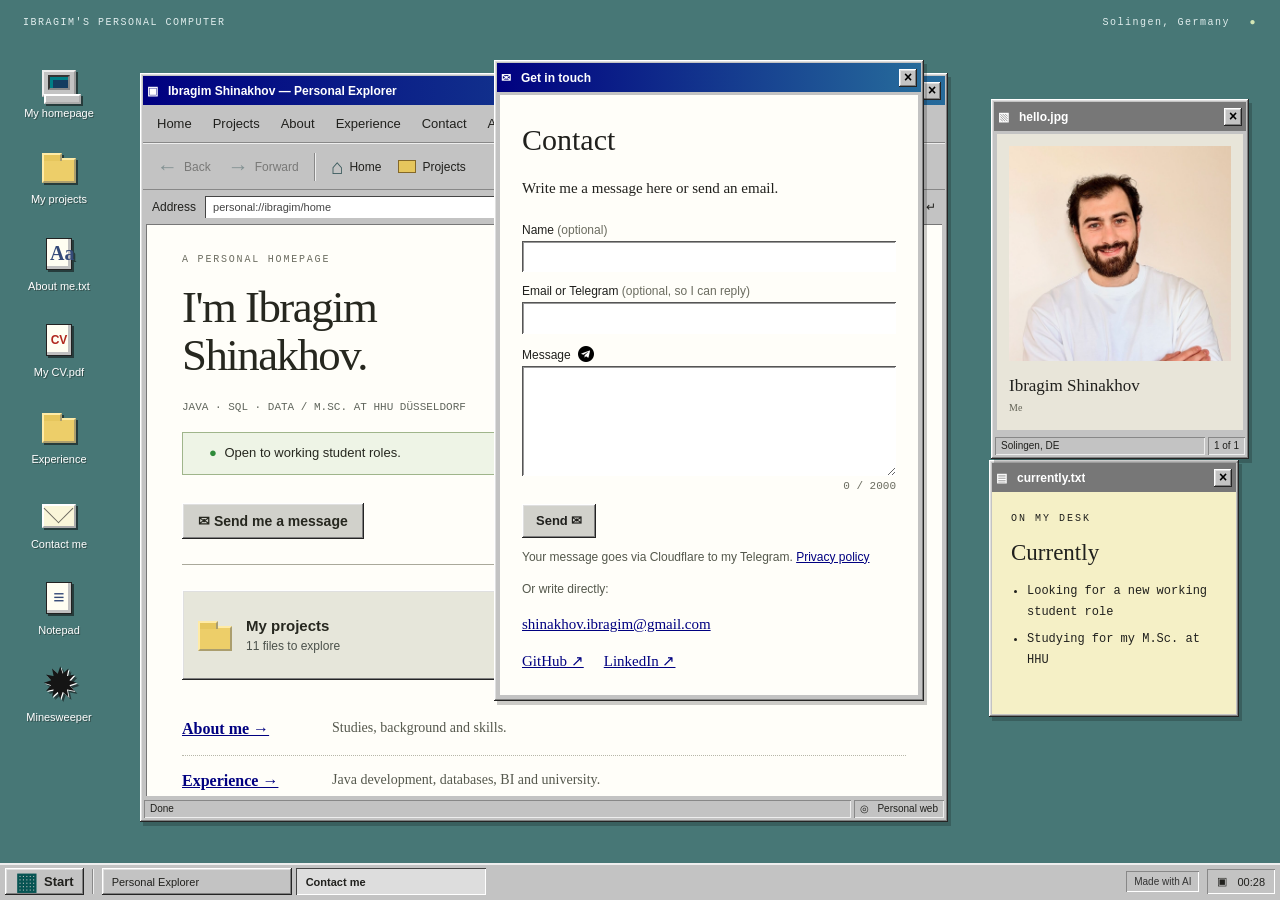
<file: index.html>
<!doctype html>
<html lang="en">
  <head>
    <meta charset="utf-8" />
    <meta name="viewport" content="width=device-width, initial-scale=1" />
    <title>Ibragim Shinakhov — Personal Desktop</title>
    <meta
      name="description"
      content="Portfolio of Ibragim Shinakhov, Computer Science master's student at HHU Düsseldorf: projects, experience and CV."
    />
    <link rel="stylesheet" href="style.css" />
    <link rel="stylesheet" href="explorer.css" />
    <script src="projects.js" defer></script>
    <script src="content.js" defer></script>
    <script src="main.js" defer></script>
    <script src="mines.js" defer></script>
  </head>
  <body>
    <a class="skip" href="#document">Skip to content</a>
    <div class="desktop-top">
      <span>IBRAGIM'S PERSONAL COMPUTER</span><span>Solingen, Germany <span class="online-dot">●</span></span>
    </div>
    <nav class="desktop-icons" aria-label="Desktop shortcuts">
      <button data-page="home">
        <span class="pixel-icon computer" aria-hidden="true"></span><span>My homepage</span>
      </button>
      <button data-open="projects">
        <span class="pixel-icon folder" aria-hidden="true"></span><span>My projects</span>
      </button>
      <button data-page="about">
        <span class="pixel-icon file" aria-hidden="true">Aa</span><span>About me.txt</span>
      </button>
      <button data-open="cv">
        <span class="pixel-icon file pdf-icon" aria-hidden="true">CV</span><span>My CV.pdf</span>
      </button>
      <button data-page="experience">
        <span class="pixel-icon folder" aria-hidden="true"></span><span>Experience</span>
      </button>
      <button data-open="contact">
        <span class="pixel-icon mail" aria-hidden="true"></span><span>Contact me</span>
      </button>
      <button data-open="notepad">
        <span class="pixel-icon file" aria-hidden="true">≡</span><span>Notepad</span>
      </button>
      <button data-open="mines">
        <span class="pixel-icon mine-icon" aria-hidden="true">✹</span><span>Minesweeper</span>
      </button>
    </nav>
    <main id="desktop">
      <section class="window browser-window" id="browser-window" aria-label="Personal website browser">
        <header class="titlebar">
          <span>▣ &nbsp; <span id="window-title">Ibragim Shinakhov</span> — Personal Explorer</span>
          <div class="window-controls">
            <button data-minimize="browser" aria-label="Minimize browser">_</button
            ><button data-maximize="browser" aria-label="Maximize browser">□</button
            ><button data-close="browser" aria-label="Close browser">×</button>
          </div>
        </header>
        <nav class="menubar" aria-label="Website navigation">
          <button data-page="home">Home</button><button data-open="projects">Projects</button
          ><button data-page="about">About</button><button data-page="experience">Experience</button
          ><button data-open="contact">Contact</button><button id="theme-toggle">Appearance</button>
        </nav>
        <div class="toolbar">
          <button id="back" disabled><b>←</b> Back</button
          ><button id="forward" disabled><b>→</b> Forward</button><span class="divider"></span
          ><button data-page="home"><b>⌂</b> Home</button
          ><button data-open="projects"><span class="tiny-folder"></span> Projects</button>
        </div>
        <div class="addressbar">
          <span>Address</span>
          <div class="address" id="address">personal://ibragim/home</div>
          <span aria-hidden="true">↵</span>
        </div>
        <article class="document" id="document" tabindex="-1"></article>
        <footer class="statusbar">
          <span id="status" aria-live="polite">Done</span><span>◎ &nbsp; Personal web</span>
        </footer>
      </section>
      <section class="window profile-window" id="profile-window" aria-label="Profile photograph">
        <header class="titlebar">
          <span>▧ &nbsp; hello.jpg</span>
          <div class="window-controls">
            <button data-close="profile" aria-label="Close photo">×</button>
          </div>
        </header>
        <div class="photo-mat">
          <img src="images/me.jpeg" alt="Ibragim Shinakhov" />
          <div class="photo-caption">Ibragim Shinakhov<br /><span>Me</span></div>
        </div>
        <footer class="statusbar"><span>Solingen, DE</span><span>1 of 1</span></footer>
      </section>
      <section class="window note-window" id="note-window" aria-label="Currently">
        <header class="titlebar">
          <span>▤ &nbsp; currently.txt</span>
          <div class="window-controls">
            <button data-close="note" aria-label="Close current note">×</button>
          </div>
        </header>
        <div class="sticky">
          <p>ON MY DESK</p>
          <h2>Currently</h2>
          <ul>
            <li>Looking for a new working student role</li>
            <li>Studying for my M.Sc. at HHU</li>
          </ul>
        </div>
      </section>
      <section class="window floating-window" id="contact-window" aria-label="Contact" hidden>
        <header class="titlebar">
          <span>✉ &nbsp; Get in touch</span>
          <div class="window-controls">
            <button data-close="contact" aria-label="Close contact">×</button>
          </div>
        </header>
        <div class="dialog-body">
          <h2>Contact</h2>
          <p>Write me a message here or send an email.</p>
          <form id="contact-form" class="contact-form" novalidate>
            <fieldset>
              <legend class="visually-hidden">Send me a message</legend>
              <label for="contact-name">Name <span class="optional">(optional)</span></label>
              <input id="contact-name" name="name" type="text" maxlength="80" autocomplete="name" />
              <label for="contact-reply"
                >Email or Telegram <span class="optional">(optional, so I can reply)</span></label
              >
              <input
                id="contact-reply"
                name="email"
                type="text"
                inputmode="email"
                maxlength="120"
                autocomplete="email"
                autocapitalize="off"
                spellcheck="false"
              />
              <label for="contact-message"
                >Message
                <img
                  class="telegram-icon"
                  src="images/telegram-icon.png"
                  alt="(via Telegram)"
                  title="Goes to my Telegram"
                  width="16"
                  height="16"
              /></label>
              <textarea id="contact-message" name="message" maxlength="2000" rows="5" required></textarea>
              <span class="contact-counter" id="contact-counter" aria-hidden="true">0 / 2000</span>
              <!-- Honeypot: invisible for people, bots fill it in. Must stay empty. -->
              <div class="contact-trap" aria-hidden="true">
                <label for="contact-website">Website</label>
                <input id="contact-website" name="website" type="text" tabindex="-1" autocomplete="off" />
              </div>
              <div class="contact-actions">
                <button type="submit" class="retro-button">Send ✉</button>
                <span id="contact-status" role="status" aria-live="polite"></span>
              </div>
            </fieldset>
            <p class="contact-privacy">
              Your message goes via Cloudflare to my Telegram.
              <a href="#privacy" data-open="privacy">Privacy policy</a>
            </p>
          </form>
          <p class="contact-or">Or write directly:</p>
          <p><a href="mailto:shinakhov.ibragim@gmail.com">shinakhov.ibragim@gmail.com</a></p>
          <div class="contact-links">
            <a href="https://github.com/shinahov" target="_blank" rel="noopener noreferrer">GitHub ↗</a
            ><a
              href="https://www.linkedin.com/in/ibragim-shinakhov-8214a7273/"
              target="_blank"
              rel="noopener noreferrer"
              >LinkedIn ↗</a
            >
          </div>
        </div>
      </section>
      <section
        class="window floating-window privacy-window"
        id="privacy-window"
        aria-label="Datenschutzerklärung"
        hidden
      >
        <header class="titlebar">
          <span>§ &nbsp; Datenschutz.txt</span>
          <div class="window-controls">
            <button data-close="privacy" aria-label="Datenschutz schließen">×</button>
          </div>
        </header>
        <div class="dialog-body privacy-body" lang="de" tabindex="-1">
          <h2>Datenschutz</h2>
          <p class="privacy-lead">Kurz und ehrlich: was mit Ihren Daten auf dieser Seite passiert.</p>

          <h3>1. Wer ist verantwortlich?</h3>
          <p>
            Ibragim Shinakhov<br />
            E-Mail: <a href="mailto:shinakhov.ibragim@gmail.com">shinakhov.ibragim@gmail.com</a>
          </p>

          <h3>2. Diese Website</h3>
          <p>
            Die Seite liegt bei GitHub Pages (GitHub, Inc., USA). Damit die Seite angezeigt werden kann,
            verarbeitet GitHub technische Daten wie Ihre IP-Adresse und den Zeitpunkt des Aufrufs (Art. 6 Abs.
            1 lit. f DSGVO). Diese Website setzt keine Cookies und nutzt keine Analyse- oder Tracking-Dienste.
            Notizblock, Farbschema und Minesweeper-Bestzeit bleiben nur in Ihrem eigenen Browser.
          </p>

          <h3>3. Kontaktformular</h3>
          <p>
            Wenn Sie mir über das Formular schreiben, wird Ihre Nachricht übertragen – und, nur wenn Sie es
            angeben, Ihr Name und Ihre E-Mail-Adresse oder Ihr Telegram-Name. Der Weg: Ihr Browser → ein
            Dienst von Cloudflare, Inc. (USA) → Telegram → mein Telegram-Konto. Cloudflare und Telegram sitzen
            außerhalb der EU; Telegram speichert den Chat auf seinen Servern.
          </p>
          <p>
            Ich nutze Ihre Angaben nur, um Ihre Nachricht zu lesen und zu beantworten. Ich gebe sie nicht
            weiter und lösche die Nachricht spätestens 6 Monate, nachdem Ihre Anfrage erledigt ist.
            Rechtsgrundlage ist Art. 6 Abs. 1 lit. f DSGVO (Ihre Anfrage beantworten), bei Anfragen zu einer
            möglichen Zusammenarbeit oder Stelle Art. 6 Abs. 1 lit. b DSGVO.
          </p>

          <h3>4. Sicherheit</h3>
          <p>
            Die Übertragung ist verschlüsselt (HTTPS), und der Zugang zu meinem Telegram-Bot liegt geschützt
            bei Cloudflare. Trotzdem kann bei einer Übertragung über das Internet niemand eine vollständige
            Sicherheit garantieren. Bitte senden Sie über das Formular deshalb keine sensiblen Daten wie
            Passwörter, Gesundheits- oder Bankdaten. Wenn Sie das Formular nicht nutzen möchten, schreiben Sie
            mir einfach eine E-Mail.
          </p>

          <h3>5. Ihre Rechte</h3>
          <p>
            Sie können jederzeit Auskunft über Ihre Daten verlangen und deren Berichtigung, Löschung oder
            Einschränkung verlangen, der Verarbeitung widersprechen und Ihre Daten übertragen lassen (Art.
            15–21 DSGVO). Eine E-Mail an mich genügt. Außerdem können Sie sich bei einer
            Datenschutz-Aufsichtsbehörde beschweren, z. B. bei der Landesbeauftragten für Datenschutz und
            Informationsfreiheit Nordrhein-Westfalen.
          </p>
          <p class="privacy-date">Stand: Oktober 2026</p>
        </div>
      </section>
      <section class="window folder-window" id="projects-window" aria-label="My projects folder" hidden>
        <header class="titlebar">
          <span>▰ &nbsp; My projects</span>
          <div class="window-controls">
            <button data-minimize="projects" aria-label="Minimize projects">_</button
            ><button data-maximize="projects" aria-label="Maximize projects">□</button
            ><button data-close="projects" aria-label="Close projects">×</button>
          </div>
        </header>
        <div class="folder-toolbar">
          <span class="tiny-folder" aria-hidden="true"></span><span>My projects</span
          ><label for="project-filter"
            >Show
            <select id="project-filter">
              <option value="all">All files</option>
              <option value="python">Python</option>
              <option value="java">Java</option>
              <option value="c++">C++ / Embedded</option>
              <option value="formal">Formal methods</option>
              <option value="web">Web</option>
              <option value="bioinformatics">Bioinformatics</option>
            </select></label
          >
        </div>
        <div class="addressbar">
          <span>Address</span>
          <div class="address">C:\Ibragim\My projects</div>
        </div>
        <div class="folder-body">
          <p class="folder-hint">Pick a file to open its screenshots, story and source code.</p>
          <div class="project-files" id="project-files"></div>
        </div>
        <footer class="statusbar">
          <span id="folder-count" role="status"></span><span>Single click to open</span>
        </footer>
      </section>
      <section class="window project-window" id="project-window" aria-label="Project viewer" hidden>
        <header class="titlebar">
          <span id="project-title">Project viewer</span>
          <div class="window-controls">
            <button data-minimize="project" aria-label="Minimize project">_</button
            ><button data-maximize="project" aria-label="Maximize project">□</button
            ><button data-close="project" aria-label="Close project">×</button>
          </div>
        </header>
        <div class="folder-toolbar">
          <button class="retro-button" data-close="project">← Back to folder</button
          ><span>Project preview</span>
        </div>
        <article class="project-content" id="project-content" tabindex="-1"></article>
      </section>
      <section class="window cv-window" id="cv-window" aria-label="My CV" hidden>
        <header class="titlebar">
          <span>▤ &nbsp; My CV.pdf — Document viewer</span>
          <div class="window-controls">
            <button data-minimize="cv" aria-label="Minimize CV">_</button
            ><button data-maximize="cv" aria-label="Maximize CV">□</button
            ><button data-close="cv" aria-label="Close CV">×</button>
          </div>
        </header>
        <div class="folder-toolbar">
          <a class="retro-button" href="cv/Ibragim_Shinakhov_CV.pdf" target="_blank" rel="noopener"
            >Open in new tab ↗</a
          ><a class="retro-button" href="cv/Ibragim_Shinakhov_CV.pdf" download="Ibragim_Shinakhov_CV.pdf"
            >Download PDF ↓</a
          ><span class="cv-hint">Curriculum vitae · 2 pages</span>
        </div>
        <div class="cv-body" id="cv-body">
          <p class="cv-fallback">
            <strong>My CV (PDF, 2 pages)</strong><br /><a
              href="cv/Ibragim_Shinakhov_CV.pdf"
              target="_blank"
              rel="noopener"
              >Open my CV ↗</a
            >
          </p>
        </div>
      </section>
      <section class="window floating-window" id="notepad-window" aria-label="Personal notepad" hidden>
        <header class="titlebar">
          <span>▤ &nbsp; Untitled — Notepad</span>
          <div class="window-controls">
            <button data-close="notepad" aria-label="Close notepad">×</button>
          </div>
        </header>
        <label class="notepad-label" for="notepad"
          >A little space for your thoughts. Saved only in this browser.</label
        ><textarea id="notepad" placeholder="What's on your mind?" spellcheck="true"></textarea>
        <footer class="statusbar">
          <span id="save-status" aria-live="polite">Ready</span
          ><button id="download-note">Save as .txt</button>
        </footer>
      </section>
      <section
        class="window floating-window mines-window"
        id="mines-window"
        aria-label="Minesweeper game"
        hidden
      >
        <header class="titlebar">
          <span>✹ &nbsp; Minesweeper</span>
          <div class="window-controls">
            <button data-minimize="mines" aria-label="Minimize Minesweeper">_</button
            ><button data-close="mines" aria-label="Close Minesweeper">×</button>
          </div>
        </header>
        <div class="mines-body">
          <div class="mines-dashboard">
            <output id="mine-count" aria-label="Mines minus flags">010</output
            ><button id="new-game" aria-label="New game" title="Start a new game">☺</button
            ><output id="mine-time" aria-label="Elapsed seconds">000</output>
          </div>
          <div
            class="mine-board"
            id="mine-board"
            role="group"
            aria-label="Minefield, 8 rows by 8 columns"
          ></div>
          <div class="mine-options">
            <button id="flag-mode" aria-pressed="false">⚑ Flag mode: off</button
            ><span id="mine-best">Best: —</span>
          </div>
          <p id="mine-message" role="status">Find the 10 mines. Your first move is safe.</p>
          <p class="mine-help">
            Click to reveal. Right-click to flag, or use Flag mode on touch screens. Arrow keys move; F places
            a flag.
          </p>
        </div>
      </section>
    </main>
    <nav id="start-menu" aria-label="Start menu" hidden>
      <div class="start-brand">Ibragim <strong>98</strong></div>
      <div>
        <strong class="start-heading">Welcome to my desktop</strong
        ><button data-page="home">▣ &nbsp; My homepage</button
        ><button data-open="projects">▰ &nbsp; My projects</button
        ><button data-page="about">▤ &nbsp; About me</button><button data-open="cv">▤ &nbsp; My CV</button
        ><button data-page="experience">▰ &nbsp; Experience</button>
        <hr />
        <button data-open="notepad">▤ &nbsp; Notepad</button
        ><button data-open="contact">✉ &nbsp; Contact me</button
        ><button data-open="privacy">§ &nbsp; Datenschutz</button
        ><button data-open="mines">✹ &nbsp; Minesweeper</button
        ><button id="reset-desktop">↺ &nbsp; Reset desktop</button>
      </div>
    </nav>
    <footer class="taskbar">
      <button id="start" aria-expanded="false" aria-controls="start-menu">
        <span class="start-logo" aria-hidden="true">▦</span> Start</button
      ><span class="task-divider"></span>
      <div id="tasks"></div>
      <span class="ai-note" title="This website was created with the help of AI tools (Claude and Codex)."
        >Made with AI</span
      ><span class="system-tray"><span aria-hidden="true">▣</span><time id="clock"></time></span>
    </footer>
    <noscript
      ><div class="no-script">
        This desktop needs JavaScript. You can also visit
        <a href="classic/index.html">my previous portfolio</a> or
        <a href="https://github.com/shinahov">my GitHub</a>, or email me at
        <a href="mailto:shinakhov.ibragim@gmail.com">shinakhov.ibragim@gmail.com</a>.
      </div></noscript
    >
  </body>
</html>
</file>
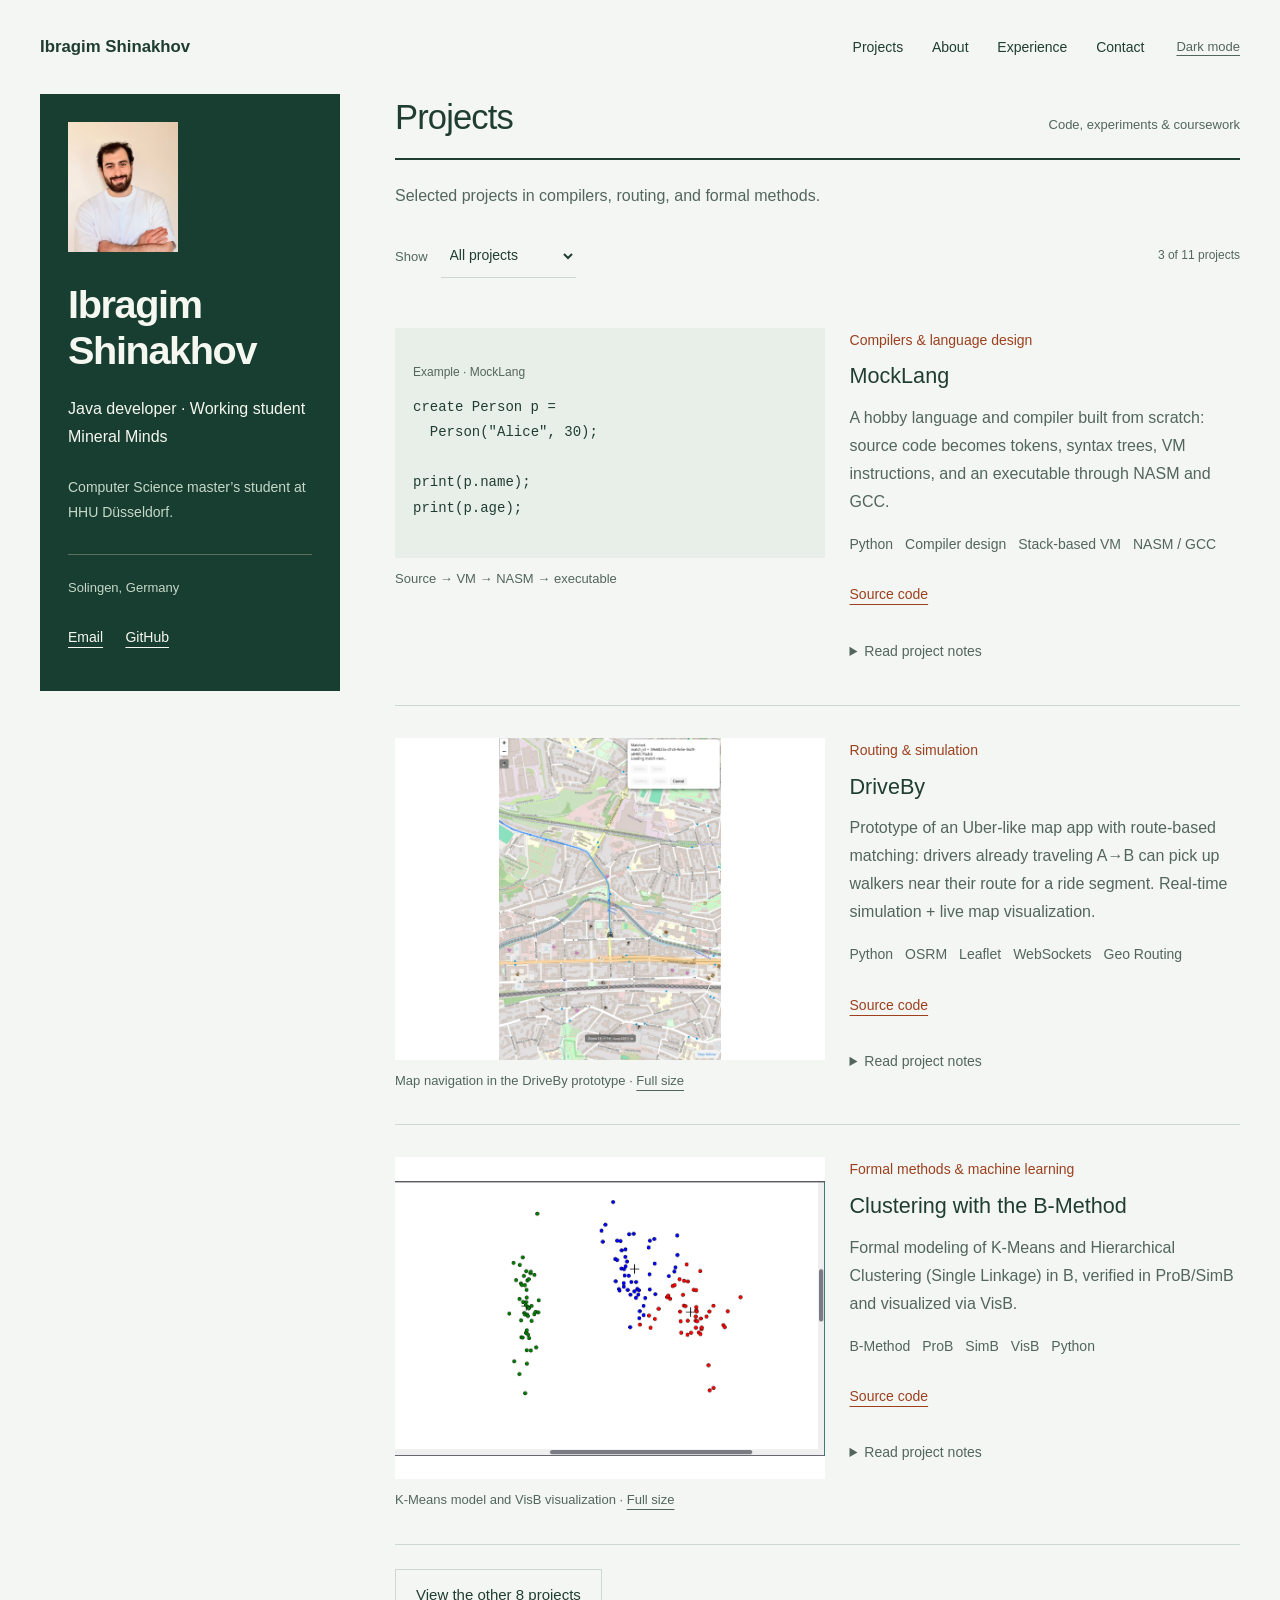
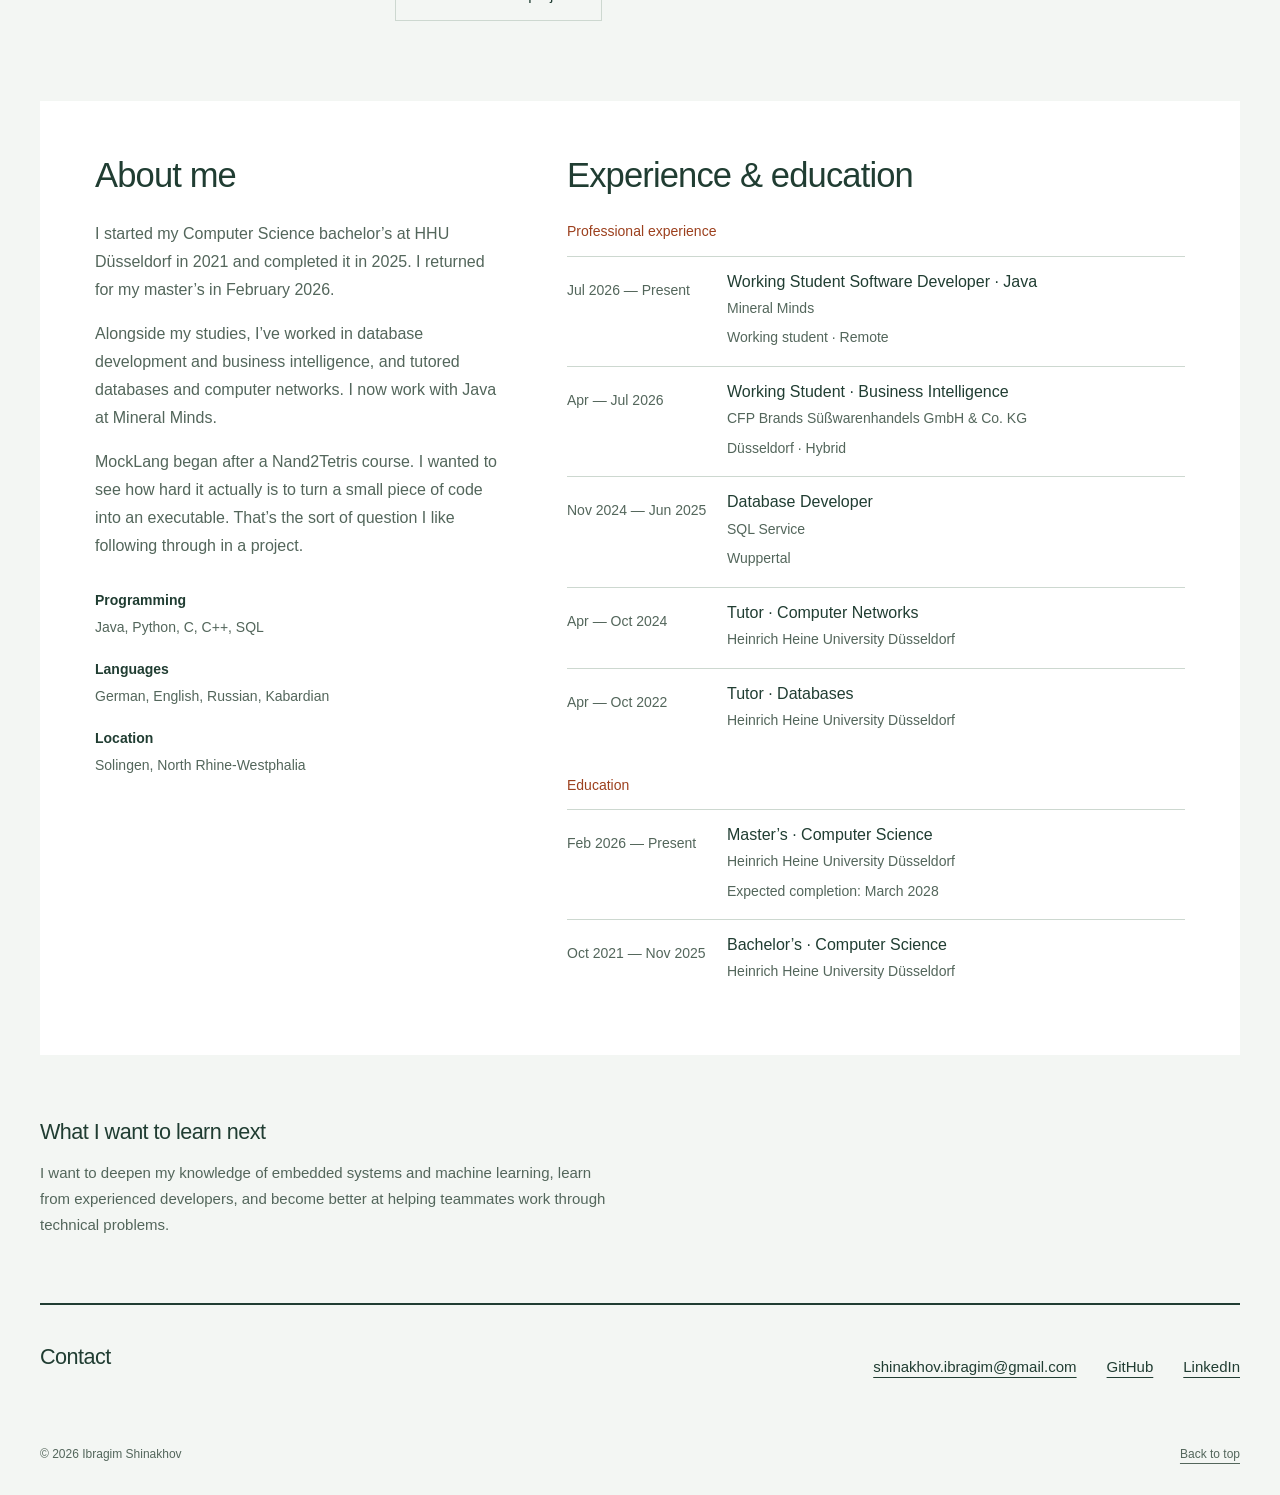
<file: classic/index.html>
<!doctype html>
<html lang="en">
<head>
    <meta name="robots" content="noindex" />
  <meta charset="utf-8">
  <meta name="viewport" content="width=device-width, initial-scale=1">
  <meta name="color-scheme" content="light dark">
  <title>Ibragim Shinakhov — Software Developer</title>
  <meta name="description" content="Java working student at Mineral Minds and Computer Science master’s student at HHU Düsseldorf. Software projects, source code, and experience.">
  <meta property="og:title" content="Ibragim Shinakhov — Software Developer">
  <meta property="og:description" content="Projects in compilers, routing, machine learning, and formal methods. Java developer at Mineral Minds; master’s student at HHU Düsseldorf.">
  <meta property="og:type" content="website">
  <link rel="stylesheet" href="style.css">
  <script src="main.js" defer></script>
</head>
<body>
  <a class="skip-link" href="#main">Skip to content</a>
  <header class="masthead wrap" id="home">
    <a class="wordmark" href="#home">Ibragim Shinakhov</a>
    <nav class="main-nav" aria-label="Main navigation">
      <a href="#projects">Projects</a><a href="#about">About</a><a href="#experience">Experience</a><a href="#contact">Contact</a>

    </nav>
      <button class="theme-toggle" id="themeToggle" type="button" aria-label="Switch to dark theme">Dark mode</button>
  </header>
  <main class="wrap" id="main">
    <div class="portfolio-layout">
      <aside class="profile" aria-labelledby="intro-title">
        <img class="profile-photo" src="../images/me.jpeg" width="110" height="130" alt="Ibragim Shinakhov" fetchpriority="high">
        <h1 id="intro-title">Ibragim<br>Shinakhov</h1>
        <p class="profile-role">Java developer · Working student<br>Mineral Minds</p>
        <p class="profile-study">Computer Science master’s student at HHU Düsseldorf.</p>
        <p class="profile-location">Solingen, Germany</p>
        <div class="profile-links"><a href="mailto:shinakhov.ibragim@gmail.com">Email</a><a href="https://github.com/shinahov" target="_blank" rel="noopener noreferrer">GitHub</a></div>
      </aside>
      <section class="work" id="projects" aria-labelledby="projects-title">
        <div class="work-heading"><h2 id="projects-title">Projects</h2><p>Code, experiments &amp; coursework</p></div>
        <p class="work-intro">Selected projects in compilers, routing, and formal methods.</p>
        <div class="project-toolbar">
          <label class="filter-label" for="projectFilter">Show <select id="projectFilter"><option value="all">All projects</option><option value="python">Python</option><option value="java">Java</option><option value="c++">C++ / Embedded</option><option value="formal">Formal methods</option><option value="web">Web</option><option value="bioinformatics">Bioinformatics</option></select></label>
          <p class="project-count" id="projectCount" aria-live="polite"></p>
        </div>
        <div class="project-grid" id="projectGrid"><noscript>Find all my projects on <a href="https://github.com/shinahov?tab=repositories">GitHub</a>. Enable JavaScript for notes and filtering.</noscript></div>
        <button class="more-projects" id="moreProjects" type="button" aria-expanded="false" aria-controls="projectGrid">Show all 11 projects</button>
      </section>
    </div>
    <div class="background">
      <section class="about-copy" id="about" aria-labelledby="about-title">
        <h2 id="about-title">About me</h2>
        <p>I started my Computer Science bachelor’s at HHU Düsseldorf in 2021 and completed it in 2025. I returned for my master’s in February 2026.</p>
        <p>Alongside my studies, I’ve worked in database development and business intelligence, and tutored databases and computer networks. I now work with Java at Mineral Minds.</p>
        <p>MockLang began after a Nand2Tetris course. I wanted to see how hard it actually is to turn a small piece of code into an executable. That’s the sort of question I like following through in a project.</p>
        <dl class="facts"><div><dt>Programming</dt><dd>Java, Python, C, C++, SQL</dd></div><div><dt>Languages</dt><dd>German, English, Russian, Kabardian</dd></div><div><dt>Location</dt><dd>Solingen, North Rhine-Westphalia</dd></div></dl>
      </section>
      <section class="experience" id="experience" aria-labelledby="experience-title"><h2 id="experience-title">Experience &amp; education</h2><div id="experience-content">
        <h3 class="timeline-group-title">Professional experience</h3>
        <article class="timeline-item"><p class="timeline-date">Jul 2026 — Present</p><div><h3>Working Student Software Developer · Java</h3><p class="organization">Mineral Minds</p><p>Working student · Remote</p></div></article>
        <article class="timeline-item"><p class="timeline-date">Apr — Jul 2026</p><div><h3>Working Student · Business Intelligence</h3><p class="organization">CFP Brands Süßwarenhandels GmbH &amp; Co. KG</p><p>Düsseldorf · Hybrid</p></div></article>
        <article class="timeline-item"><p class="timeline-date">Nov 2024 — Jun 2025</p><div><h3>Database Developer</h3><p class="organization">SQL Service</p><p>Wuppertal</p></div></article>
        <article class="timeline-item"><p class="timeline-date">Apr — Oct 2024</p><div><h3>Tutor · Computer Networks</h3><p class="organization">Heinrich Heine University Düsseldorf</p></div></article>
        <article class="timeline-item"><p class="timeline-date">Apr — Oct 2022</p><div><h3>Tutor · Databases</h3><p class="organization">Heinrich Heine University Düsseldorf</p></div></article>
        <h3 class="timeline-group-title">Education</h3>
        <article class="timeline-item"><p class="timeline-date">Feb 2026 — Present</p><div><h3>Master’s · Computer Science</h3><p class="organization">Heinrich Heine University Düsseldorf</p><p>Expected completion: March 2028</p></div></article>
        <article class="timeline-item"><p class="timeline-date">Oct 2021 — Nov 2025</p><div><h3>Bachelor’s · Computer Science</h3><p class="organization">Heinrich Heine University Düsseldorf</p></div></article>
      </div></section>
    </div>
    <section class="goals" id="goals" aria-labelledby="goals-title"><h2 id="goals-title">What I want to learn next</h2><p>I want to deepen my knowledge of embedded systems and machine learning, learn from experienced developers, and become better at helping teammates work through technical problems.</p></section>
    <section class="contact" id="contact" aria-labelledby="contact-title"><h2 id="contact-title">Contact</h2><div class="contact-links"><a href="mailto:shinakhov.ibragim@gmail.com">shinakhov.ibragim@gmail.com</a><a href="https://github.com/shinahov" target="_blank" rel="noopener noreferrer">GitHub</a><a href="https://www.linkedin.com/in/ibragim-shinakhov-8214a7273/" target="_blank" rel="noopener noreferrer">LinkedIn</a></div></section>
  </main>
  <footer class="site-footer wrap"><span>© <span id="year">2026</span> Ibragim Shinakhov</span><a href="#home">Back to top</a></footer>
</body>
</html>
</file>
<file: style.css>
:root {
  --desktop: #477776;
  --face: #c3c3c3;
  --navy: #000080;
  --ink: #20201d;
  --paper: #fffef9;
  --edge: inset -1px -1px #242424, inset 1px 1px #fff, inset -2px -2px #808080, inset 2px 2px #dfdfdf;
}
* {
  box-sizing: border-box;
}
body {
  margin: 0;
  background: var(--desktop);
  color: var(--ink);
  font:
    12px Tahoma,
    Arial,
    sans-serif;
  min-height: 100vh;
  overflow: hidden;
}
button,
input,
select,
textarea {
  font: inherit;
  color: inherit;
}
button {
  cursor: pointer;
}
button:focus-visible,
a:focus-visible,
select:focus-visible,
textarea:focus-visible {
  outline: 2px dotted #000080;
  outline-offset: 3px;
}
button {
  border: 0;
  background: var(--face);
}
a {
  color: #000080;
}
button:disabled {
  opacity: 0.45;
  cursor: default;
}
[hidden] {
  display: none !important;
}
.desktop-top {
  display: flex;
  justify-content: space-between;
  padding: 17px 23px;
  color: #e0eded;
  font:
    10px 'Courier New',
    monospace;
  letter-spacing: 1.5px;
}
.online-dot {
  color: #d3e6b5;
  margin-left: 12px;
}
.desktop-icons {
  position: absolute;
  top: 66px;
  left: 16px;
  display: grid;
  gap: 22px;
  width: 86px;
}
.desktop-icons button {
  background: none;
  color: white;
  text-shadow: 1px 1px #34504e;
  display: grid;
  justify-items: center;
  gap: 9px;
  padding: 4px;
  font-size: 11px;
  line-height: 1.4;
}
.desktop-icons button:hover,
.desktop-icons button:focus-visible {
  background: #ffffff18;
  outline: 1px dotted #d4e4df;
}
.pixel-icon {
  display: block;
  position: relative;
  width: 34px;
  height: 32px;
  filter: drop-shadow(2px 2px #263c3c);
}
.computer {
  background: #c3c3c3;
  border: 2px outset #eee;
  height: 27px;
}
.computer:before {
  content: '';
  position: absolute;
  inset: 3px 4px 5px;
  background: #153d60;
  border: 2px inset #888;
  box-shadow: inset 3px 3px #007e86;
}
.computer:after {
  content: '';
  position: absolute;
  bottom: -9px;
  left: 0;
  width: 33px;
  height: 6px;
  background: #c3c3c3;
  border: 2px outset white;
}
.folder {
  height: 25px;
  background: #edce69;
  border: 2px outset #ffeba5;
  margin-top: 7px;
}
.folder:before {
  content: '';
  position: absolute;
  width: 16px;
  height: 6px;
  top: -7px;
  left: -2px;
  background: #e6c65d;
  border: 2px outset #ffeba5;
  border-bottom: 0;
}
.file {
  width: 26px;
  background: #fffef2;
  border: 1px solid #222;
  box-shadow: inset -3px -3px #c0c0c0;
  font: bold 20px Georgia;
  color: #344a78;
  text-shadow: none;
  padding: 3px;
}
.mail {
  height: 24px;
  margin-top: 7px;
  background: #faf6d9;
  border: 2px outset #fff;
}
.mail:after {
  content: '';
  position: absolute;
  left: 4px;
  top: -8px;
  width: 20px;
  height: 20px;
  border-right: 1px solid #6b685e;
  border-bottom: 1px solid #6b685e;
  transform: rotate(45deg);
}
.window {
  position: absolute;
  background: var(--face);
  padding: 3px;
  box-shadow:
    var(--edge),
    3px 4px 0 #0003;
  display: flex;
  flex-direction: column;
  min-width: 250px;
}
.titlebar {
  height: 25px;
  min-height: 25px;
  background: linear-gradient(90deg, #000080, #266b9b);
  color: #fff;
  display: flex;
  align-items: center;
  justify-content: space-between;
  padding: 3px 4px;
  font-size: 11px;
  font-weight: bold;
  user-select: none;
  touch-action: none;
  cursor: move;
  gap: 10px;
}
.titlebar > span {
  white-space: nowrap;
  overflow: hidden;
  text-overflow: ellipsis;
}
.window-controls {
  display: flex;
  gap: 2px;
  flex-shrink: 0;
}
.window-controls button {
  width: 18px;
  height: 18px;
  box-shadow: var(--edge);
  font: bold 14px Arial;
  color: #000;
  padding: 0;
  line-height: 15px;
}
.window-controls button:active {
  box-shadow: inset 1px 1px #444;
}
.browser-window {
  left: 140px;
  top: 73px;
  width: calc(100vw - 472px);
  max-width: 990px;
  height: calc(100vh - 151px);
  min-height: 460px;
  z-index: 3;
}
.menubar {
  display: flex;
  padding: 4px 5px;
  gap: 3px;
  border-bottom: 1px solid #888;
}
.menubar button {
  padding: 3px 9px;
}
.menubar button:hover {
  background: #000080;
  color: #fff;
}
.toolbar {
  display: flex;
  align-items: center;
  height: 47px;
  padding: 4px 8px;
  gap: 5px;
  border-top: 1px solid #eee;
  border-bottom: 1px solid #888;
}
.toolbar button {
  display: flex;
  gap: 6px;
  align-items: center;
  padding: 6px;
}
.toolbar button:not(:disabled):hover {
  box-shadow: var(--edge);
}
.toolbar b {
  font-size: 21px;
  color: #36575a;
}
.toolbar-caption {
  margin-left: auto;
  font-size: 10px;
  color: #555;
  padding-right: 4px;
}
.divider {
  border-left: 1px solid #888;
  border-right: 1px solid #eee;
  height: 28px;
  margin: 0 4px;
}
.tiny-folder {
  width: 18px;
  height: 13px;
  background: #e6c65d;
  border: 1px solid #846829;
}
.addressbar {
  display: flex;
  align-items: center;
  gap: 9px;
  padding: 6px 9px;
}
.address {
  flex: 1;
  background: white;
  box-shadow:
    inset 1px 1px #444,
    inset -1px -1px white;
  padding: 5px 8px;
  font-size: 11px;
  color: #444;
}
.document {
  background: var(--paper);
  margin: 0 3px;
  box-shadow: inset 1px 1px #777;
  overflow: auto;
  flex: 1;
  padding: 30px 36px;
  color: #26271f;
  scrollbar-color: #bfbfbf #e4e4e4;
  scrollbar-width: auto;
  font:
    15px/1.55 Georgia,
    'Times New Roman',
    serif;
}
.statusbar {
  display: flex;
  gap: 3px;
  justify-content: space-between;
  padding: 4px 1px 1px;
  font-size: 10px;
  min-height: 23px;
}
.statusbar > span {
  box-shadow:
    inset 1px 1px #888,
    inset -1px -1px #eee;
  padding: 3px 6px;
}
.statusbar > span:first-child {
  flex: 1;
}
.eyebrow {
  font:
    10px 'Courier New',
    monospace;
  letter-spacing: 1.8px;
  text-transform: uppercase;
  color: #6b6c60;
}
.document h1 {
  font-size: 44px;
  font-weight: normal;
  line-height: 1.08;
  letter-spacing: -1.5px;
  margin: 22px 0 18px;
}
.document h2 {
  font-size: 23px;
  font-weight: normal;
  line-height: 1.25;
  margin: 24px 0 12px;
}
.document p {
  margin: 10px 0 16px;
}
.document .intro {
  font-size: 18px;
  line-height: 1.5;
  max-width: 610px;
}
.document hr {
  border: 0;
  border-top: 1px solid #aaa99b;
  margin: 25px 0;
}
.document .subtitle {
  font:
    11px/1.7 'Courier New',
    monospace;
  color: #61665d;
}
.home-links {
  margin: 0;
}
.home-links > div {
  display: grid;
  grid-template-columns: 130px 1fr;
  border-bottom: 1px dotted #b7b7aa;
  padding: 12px 0;
  gap: 20px;
}
.home-links dt a {
  font-weight: bold;
}
.home-links dd {
  margin: 0;
  font-size: 14px;
  color: #55584d;
}
.document-footer {
  margin-top: 28px !important;
  font:
    10px/1.7 'Courier New',
    monospace;
  color: #6b6c60;
  display: flex;
  justify-content: space-between;
  gap: 10px;
}
.profile-window {
  top: 99px;
  right: 31px;
  width: 258px;
  z-index: 2;
  transform: none;
}
.profile-window .titlebar,
.note-window .titlebar {
  background: #777;
}
.photo-mat {
  padding: 12px 12px 7px;
  background: #e8e5d9;
  margin: 3px;
}
.photo-mat img {
  width: 100%;
  height: 215px;
  object-fit: cover;
  object-position: center 35%;
  filter: saturate(0.65);
}
.photo-caption {
  font: 17px Georgia;
  margin: 12px 0 7px;
}
.photo-caption span {
  display: inline-block;
  font: 10px Tahoma;
  margin-top: 6px;
  color: #626255;
}
.note-window {
  top: 460px;
  right: 41px;
  width: 248px;
  z-index: 1;
  transform: none;
}
.sticky {
  padding: 18px 19px 22px;
  background: #f5f0c6;
  font:
    12px/1.7 'Courier New',
    monospace;
}
.sticky p {
  font-size: 10px;
  letter-spacing: 2px;
  margin: 0;
}
.sticky h2 {
  font: 23px/1.15 Georgia;
  margin: 13px 0;
}
.sticky ul {
  padding-left: 16px;
  margin: 15px 0;
}
.sticky li {
  padding-bottom: 7px;
}
.sticky > span {
  font-size: 10px;
  color: #67634b;
}
.desktop-signature {
  position: absolute;
  bottom: 68px;
  right: 43px;
  color: #d7e4d1;
  font: italic 28px/1.05 Georgia;
  opacity: 0.65;
}
.desktop-signature span {
  display: block;
  font: 8px 'Courier New';
  letter-spacing: 1px;
  margin-top: 12px;
}
.taskbar {
  position: fixed;
  bottom: 0;
  left: 0;
  right: 0;
  height: 37px;
  background: var(--face);
  box-shadow: inset 0 2px #eee;
  display: flex;
  gap: 8px;
  align-items: center;
  padding: 5px;
  z-index: 10000;
}
.taskbar button {
  height: 27px;
  box-shadow: var(--edge);
  padding: 4px 10px;
  text-align: left;
}
.taskbar #start {
  font-weight: bold;
  font-size: 13px;
  display: flex;
  align-items: center;
  gap: 6px;
}
.start-logo {
  font-size: 24px;
  color: #075453;
  line-height: 20px;
}
.task-divider {
  height: 25px;
  border-left: 1px solid #888;
  border-right: 1px solid #eee;
}
.taskbar #tasks {
  display: flex;
  gap: 4px;
  flex: 1;
  min-width: 0;
  overflow: hidden;
}
.taskbar #tasks button {
  font-size: 11px;
  min-width: 100px;
  max-width: 190px;
  flex: 1;
  white-space: nowrap;
  overflow: hidden;
  text-overflow: ellipsis;
}
.taskbar #tasks button.active {
  box-shadow:
    inset 1px 1px #444,
    inset -1px -1px #fff;
  background: #ddd;
  font-weight: bold;
}
.system-tray {
  display: flex;
  gap: 10px;
  align-items: center;
  padding: 6px 10px;
  box-shadow:
    inset 1px 1px #888,
    inset -1px -1px #fff;
  font-size: 11px;
}
.floating-window {
  width: 430px;
  top: 160px;
  left: calc(50% - 215px);
  z-index: 20;
}
.dialog-body {
  padding: 22px;
  background: var(--paper);
  margin: 3px;
  font: 15px/1.5 Georgia;
}
.dialog-body h2 {
  font-weight: normal;
  font-size: 30px;
  margin: 0;
}
.contact-links {
  display: flex;
  gap: 20px;
}
.notepad-label {
  padding: 12px;
  font-size: 11px;
}
#notepad {
  height: 280px;
  resize: vertical;
  border: 0;
  background: #fffef9;
  margin: 0 3px;
  padding: 15px;
  font:
    14px/1.6 'Courier New',
    monospace;
}
#download-note {
  box-shadow: var(--edge);
  padding: 4px 10px;
}
.filter-row {
  display: flex;
  align-items: center;
  justify-content: space-between;
  gap: 10px;
  font: 11px Tahoma;
  margin: 20px 0;
}
.filter-row select {
  background: white;
  border: 1px solid #888;
  padding: 5px;
  max-width: 170px;
}
.project-row {
  padding: 18px 0;
  border-top: 1px solid #b7b7aa;
}
.project-row h2 {
  margin: 0 0 7px;
  font-size: 23px;
}
.project-row p {
  margin: 7px 0 10px;
  font-size: 14px;
}
.project-meta {
  font: 10px/1.7 'Courier New';
  color: #626656;
}
.project-links {
  display: flex;
  gap: 18px;
  font-size: 13px;
  margin-top: 12px;
}
.project-row details {
  margin-top: 13px;
  font-size: 14px;
}
.project-row summary {
  cursor: pointer;
  color: #000080;
  text-decoration: underline;
}
.project-row img {
  max-width: 100%;
  height: auto;
  margin: 12px 0;
}
.project-row pre {
  overflow: auto;
  background: #ecece3;
  padding: 14px;
  font-size: 12px;
}
.timeline-item {
  border-top: 1px solid #bbbcae;
  padding: 13px 0;
}
.timeline-item h3 {
  margin: 3px 0;
  font-size: 17px;
}
.timeline-item p {
  margin: 2px 0;
  font-size: 13px;
}
.timeline-date {
  font: 11px 'Courier New' !important;
  color: #676b60;
}
.facts {
  font-size: 14px;
}
.facts > div {
  margin: 15px 0;
}
.facts dt {
  font-weight: bold;
}
.facts dd {
  margin: 3px 0;
}
#start-menu {
  position: fixed;
  bottom: 37px;
  left: 4px;
  width: 265px;
  background: var(--face);
  padding: 4px;
  box-shadow: var(--edge);
  z-index: 10001;
  display: flex;
}
.start-brand {
  writing-mode: vertical-rl;
  transform: rotate(180deg);
  background: #777;
  color: #ccc;
  font-size: 23px;
  padding: 10px;
}
.start-brand strong {
  color: #fff;
}
.start-heading {
  display: block;
  padding: 12px 10px;
  font-size: 11px;
}
#start-menu > div:last-child {
  flex: 1;
}
#start-menu button {
  display: block;
  text-align: left;
  width: 100%;
  padding: 10px;
}
#start-menu button:hover {
  background: #000080;
  color: white;
}
#start-menu hr {
  border: 0;
  border-top: 1px solid #888;
  margin: 3px 8px;
}
.window.maximized {
  top: 42px !important;
  left: 110px !important;
  width: calc(100vw - 130px) !important;
  height: calc(100vh - 90px) !important;
  max-width: none;
  transform: none;
}
.skip {
  position: fixed;
  top: -100px;
  z-index: 20000;
  background: white;
  padding: 10px;
}
.skip:focus {
  top: 4px;
}
.no-script {
  position: fixed;
  left: 20%;
  top: 30%;
  background: white;
  padding: 30px;
  z-index: 99999;
}
.mono {
  --desktop: #575757;
  --navy: #111;
}
.mono .titlebar {
  background: #222;
}
.mono .document a {
  color: #222;
}
@media (min-width: 1500px) {
  .browser-window {
    left: calc(50% - 590px);
    width: 950px;
  }
  .profile-window {
    right: calc(50% - 635px);
  }
  .note-window {
    right: calc(50% - 623px);
  }
}
@media (max-height: 850px) {
  .note-window {
    top: 425px;
  }
  .sticky {
    padding: 14px 17px;
  }
  .sticky h2 {
    font-size: 20px;
    margin: 8px 0;
  }
  .sticky ul {
    margin: 8px 0;
  }
  .desktop-signature {
    display: none;
  }
  .profile-window {
    top: 80px;
  }
  .photo-mat img {
    height: 185px;
  }
}
@media (max-width: 1100px) {
  .browser-window {
    left: 119px;
    width: calc(100vw - 410px);
  }
  .profile-window {
    right: 18px;
    width: 245px;
  }
  .note-window {
    right: 25px;
    width: 234px;
  }
  .document {
    padding: 25px;
  }
  .toolbar-caption {
    display: none;
  }
  .document h1 {
    font-size: 38px;
  }
  .home-links > div {
    grid-template-columns: 100px 1fr;
    gap: 14px;
  }
}
@media (max-width: 850px) {
  body {
    overflow: auto;
    padding-bottom: 50px;
  }
  .desktop-top {
    padding: 13px;
    font-size: 8px;
  }
  .desktop-icons {
    position: relative;
    top: auto;
    left: auto;
    display: flex;
    justify-content: center;
    width: 100%;
    gap: 13px;
    padding: 15px 5px;
  }
  .desktop-icons button {
    width: 70px;
    font-size: 10px;
  }
  .desktop-icons button:last-child {
    display: none;
  }
  #desktop {
    padding: 10px;
  }
  .browser-window {
    position: relative;
    top: auto !important;
    left: auto !important;
    width: 100% !important;
    max-width: none;
    height: calc(100dvh - 175px);
    min-height: 480px;
  }
  .profile-window,
  .note-window {
    display: none;
  }
  .document {
    padding: 23px;
  }
  .document h1 {
    font-size: 39px;
  }
  .floating-window {
    position: fixed;
    left: 5% !important;
    top: 20% !important;
    width: 90%;
    max-height: 70dvh;
    overflow: auto;
  }
  .window.maximized {
    height: calc(100dvh - 175px) !important;
  }
  .menubar {
    gap: 0;
    justify-content: space-between;
  }
  .menubar button {
    font-size: 10px;
    padding: 5px;
  }
  .toolbar {
    height: 41px;
  }
  .document-footer {
    flex-direction: column;
  }
  .home-links > div {
    grid-template-columns: 100px 1fr;
  }
  .system-tray {
    padding: 6px;
  }
  .system-tray > span {
    display: none;
  }
  .taskbar #tasks button {
    min-width: 55px;
  }
  .desktop-signature {
    display: none;
  }
}
.note-window {
  max-height: calc(100vh - 485px);
}
.sticky {
  overflow: auto;
  min-height: 0;
}
@media (max-height: 850px) and (min-width: 851px) {
  .note-window {
    max-height: calc(100vh - 470px);
  }
  .document {
    padding: 23px 30px;
    font-size: 14px;
  }
  .document h1 {
    font-size: 38px;
    margin: 16px 0;
  }
  .document .intro {
    font-size: 16px;
  }
  .document hr {
    margin: 18px 0;
  }
  .document h2 {
    margin-top: 18px;
  }
  .home-links > div {
    padding: 10px 0;
  }
}
.dialog-body a {
  overflow-wrap: anywhere;
}
@media (max-width: 850px) {
  .browser-window,
  .window.maximized {
    height: calc(100dvh - 205px) !important;
  }
  .document .intro br {
    display: none;
  }
  .statusbar {
    font-size: 9px;
  }
  .statusbar > span:last-child {
    white-space: nowrap;
  }
}
@media (prefers-reduced-motion: no-preference) {
  .document {
    scroll-behavior: smooth;
  }
}

.mine-icon {
  font: bold 37px/32px Arial;
  color: #151515;
  text-shadow: 1px 1px white;
}
.mines-window {
  width: 326px;
  left: calc(50% - 163px);
  top: 110px;
}
.mines-body {
  padding: 12px;
}
.mines-dashboard {
  display: flex;
  align-items: center;
  justify-content: space-between;
  padding: 8px;
  margin-bottom: 12px;
  box-shadow:
    inset 2px 2px #808080,
    inset -2px -2px white;
}
.mines-dashboard output {
  background: #170000;
  color: #ff3b30;
  font:
    bold 27px/1 'Courier New',
    monospace;
  padding: 4px 5px;
}
.mines-dashboard button {
  box-shadow: var(--edge);
  width: 37px;
  height: 37px;
  font: bold 30px/1 Arial;
  color: #5c4700;
  background: #ded277;
}
.mine-board {
  display: grid;
  grid-template-columns: repeat(8, minmax(0, 1fr));
  border: 3px solid;
  border-color: #808080 white white #808080;
}
.mine-cell {
  aspect-ratio: 1;
  min-width: 0;
  padding: 0;
  box-shadow: var(--edge);
  font:
    bold 20px/1 'Courier New',
    monospace;
  touch-action: manipulation;
}
.mine-cell.revealed {
  box-shadow: none;
  border: 1px solid #999;
  border-right: 0;
  border-bottom: 0;
  background: #c3c3c3;
}
.mine-cell.revealed[data-count='1'] {
  color: blue;
}
.mine-cell.revealed[data-count='2'] {
  color: #007500;
}
.mine-cell.revealed[data-count='3'] {
  color: #bd0000;
}
.mine-cell.revealed[data-count='4'] {
  color: navy;
}
.mine-cell.exploded {
  background: #ef625a;
}
.mine-cell:focus-visible {
  outline: 2px dotted #000;
  outline-offset: -4px;
  position: relative;
  z-index: 1;
}
.mine-options {
  display: flex;
  align-items: center;
  justify-content: space-between;
  margin-top: 12px;
  font-size: 11px;
}
.mine-options button {
  box-shadow: var(--edge);
  padding: 7px;
}
.mine-options button[aria-pressed='true'] {
  box-shadow: inset 1px 1px #444;
  background: #ddd;
}
#mine-message {
  font-weight: bold;
  font-size: 11px;
  margin: 14px 0 8px;
}
.mine-help {
  font-size: 10px;
  line-height: 1.5;
  margin: 0;
  color: #404040;
}
@media (max-width: 850px) {
  .desktop-icons button[data-open='notepad'] {
    display: none;
  }
  .desktop-icons button[data-open='mines'] {
    display: grid;
  }
  .desktop-icons {
    gap: 3px;
  }
  .desktop-icons button {
    width: 59px;
    font-size: 9px;
  }
  .mines-window {
    width: min(326px, 94%) !important;
    left: calc((100% - min(326px, 94%)) / 2) !important;
    top: 12% !important;
    max-height: 80dvh;
  }
  .mine-cell {
    font-size: 19px;
  }
}
@media (max-height: 780px) and (min-width: 851px) {
  .desktop-icons {
    gap: 12px;
  }
  .desktop-icons button {
    gap: 6px;
  }
}
</file>
<file: explorer.css>
/* File explorer, project previews. */
.document {
  font:
    16px/1.65 Georgia,
    'Times New Roman',
    serif;
}
.document h1 {
  font-size: clamp(34px, 3.5vw, 48px);
  margin: 18px 0;
}
.document .intro {
  font-size: 19px;
}
.titlebar {
  font-size: 12px;
  height: 29px;
  min-height: 29px;
}
.menubar button {
  font-size: 13px;
  min-height: 29px;
}
.photo-mat img {
  filter: none;
  object-position: center 28%;
}
.home-launchers {
  display: grid;
  grid-template-columns: 1fr 1fr;
  gap: 14px;
  margin: 24px 0;
}
.home-launchers button {
  display: flex;
  align-items: center;
  gap: 14px;
  padding: 16px;
  text-align: left;
  box-shadow: var(--edge);
  background: #e6e6da;
  min-height: 90px;
}
.home-launchers button > span:nth-child(2) {
  flex: 1;
}
.home-launchers strong {
  font:
    700 15px Tahoma,
    sans-serif;
  display: block;
}
.home-launchers small {
  font:
    12px Tahoma,
    sans-serif;
  display: block;
  margin-top: 5px;
  color: #4b514b;
}
.home-launchers .pixel-icon {
  flex-shrink: 0;
  filter: none;
}
.folder-window {
  left: 125px;
  top: 80px;
  width: min(1050px, calc(100vw - 155px));
  height: calc(100dvh - 145px);
  min-height: 420px;
}
.project-window {
  left: 180px;
  top: 105px;
  width: min(900px, calc(100vw - 225px));
  height: calc(100dvh - 165px);
}
.folder-toolbar {
  display: flex;
  gap: 12px;
  align-items: center;
  padding: 10px;
  border-bottom: 1px solid #888;
  min-height: 47px;
  font:
    13px Tahoma,
    sans-serif;
  flex-wrap: wrap;
}
.folder-toolbar label {
  margin-left: auto;
}
.folder-toolbar select {
  font:
    13px Tahoma,
    sans-serif;
  margin-left: 5px;
  padding: 5px;
  background: white;
  border: 1px solid #777;
}
.folder-body {
  overflow: auto;
  flex: 1;
  background: #fffef9;
  margin: 2px 3px;
  box-shadow: inset 1px 1px #777;
  padding: 20px;
}
.folder-hint {
  font:
    13px/1.5 Tahoma,
    sans-serif;
  color: #54584c;
  margin: 0 0 20px;
}
.project-files {
  display: grid;
  grid-template-columns: repeat(auto-fill, minmax(190px, 1fr));
  gap: 12px;
  align-items: stretch;
}
.project-file {
  background: transparent;
  min-width: 0;
  padding: 12px;
  text-align: left;
  display: flex;
  flex-direction: column;
  border: 1px solid transparent;
  gap: 7px;
}
.project-file:hover,
.project-file:focus-visible {
  background: #e8edf7;
  border-color: #7291b1;
  outline-offset: 0;
}
.file-preview {
  display: flex;
  width: 100%;
  aspect-ratio: 1.6;
  position: relative;
  overflow: hidden;
  border: 1px solid #abb2ad;
  box-shadow: 3px 3px 0 #dbddd5;
  background: #eef1e7;
}
.photo-preview img {
  width: 100%;
  height: 100%;
  object-fit: cover;
  object-position: top left;
}
.file-name {
  font:
    700 14px/1.45 Tahoma,
    sans-serif;
  margin-top: 8px;
  color: #182b45;
  overflow-wrap: anywhere;
}
.file-type {
  font:
    11px/1.5 'Courier New',
    monospace;
  color: #5a6258;
}
.file-description {
  font:
    12px/1.6 Tahoma,
    sans-serif;
  color: #444c47;
  display: -webkit-box;
  -webkit-line-clamp: 3;
  -webkit-box-orient: vertical;
  overflow: hidden;
}
.file-open {
  font:
    12px Tahoma,
    sans-serif;
  color: #000080;
  margin-top: auto;
  padding-top: 5px;
  text-decoration: underline;
}
.illustration {
  padding: 12px;
  flex-direction: column;
  justify-content: space-between;
  background: #203c34;
  color: #dfecd9;
}
.art-heading {
  font:
    bold 8px/1.3 'Courier New',
    monospace;
  letter-spacing: 1px;
}
.art-content {
  font:
    16px/1.2 'Courier New',
    monospace;
  white-space: pre;
  display: block;
}
.art-caption {
  font:
    7px/1.3 'Courier New',
    monospace;
  letter-spacing: 0.3px;
  opacity: 0.8;
}
.illustration.bars {
  background: #303954;
  color: #f4c984;
}
.illustration.bars .art-content {
  font-size: 37px;
  letter-spacing: 4px;
}
.illustration.dna {
  background: #ebe5ce;
  color: #4d5035;
}
.illustration.dna .art-content {
  letter-spacing: 6px;
  font-weight: bold;
}
.illustration.wave {
  background: #1e393a;
  color: #b9da8c;
}
.illustration.wave .art-content {
  font: 50px/1 Georgia;
  letter-spacing: 9px;
}
.illustration.cells {
  background: #302c48;
  color: #c6b6ed;
}
.illustration.cells .art-content {
  font-size: 26px;
  letter-spacing: 8px;
}
.illustration.chat {
  background: #dfe8e7;
  color: #31544d;
}
.illustration.document-art {
  background: #ede6d9;
  color: #605843;
}
.project-content {
  background: var(--paper);
  overflow: auto;
  padding: 30px;
  flex: 1;
  font:
    16px/1.65 Georgia,
    serif;
  overflow-wrap: anywhere;
}
.project-content h1 {
  font: normal 34px/1.15 Georgia;
  margin: 18px 0;
}
.project-content .intro {
  font-size: 18px;
}
.project-tech {
  font:
    13px/1.7 Tahoma,
    sans-serif;
  color: #5c6459;
}
.project-cover {
  float: right;
  width: 42%;
  margin: 0 0 22px 24px;
}
.project-cover .file-preview {
  aspect-ratio: 1.45;
  box-shadow: none;
}
.project-cover .photo-preview img {
  object-fit: contain;
  background: #e8e9e3;
}
.project-cover .art-content {
  font-size: 24px;
}
.project-cover .art-heading {
  font-size: 10px;
}
.project-cover .art-caption {
  font-size: 9px;
}
.project-links {
  font:
    14px/1.6 Tahoma,
    sans-serif;
  flex-wrap: wrap;
  margin: 20px 0;
}
.project-notes {
  clear: both;
  border-top: 1px solid #b7b8ac;
  margin-top: 26px;
  padding-top: 6px;
}
.project-notes img {
  max-width: 100%;
  height: auto;
  display: block;
  margin: 16px auto;
}
.project-notes pre {
  overflow: auto;
  background: #eaece4;
  padding: 18px;
  font-size: 13px;
}
.project-notes h4 {
  font:
    bold 17px Tahoma,
    sans-serif;
  margin-bottom: 12px;
}
.project-notes li {
  margin-bottom: 6px;
}
.retro-button {
  padding: 8px 14px;
  box-shadow: var(--edge);
  min-height: 34px;
  background: #d1d1cb;
}
.retro-button:active {
  box-shadow: inset 1px 1px #555;
}
@media (min-width: 851px) and (max-width: 1100px) {
  .browser-window {
    width: calc(100vw - 360px);
    left: 110px;
  }
  .profile-window {
    width: 220px;
    right: 15px;
  }
  .note-window {
    width: 210px;
    right: 20px;
  }
  .home-launchers {
    grid-template-columns: 1fr;
  }
  .document {
    padding: 24px;
  }
  .document h1 {
    font-size: 35px;
  }
  .home-links > div {
    grid-template-columns: 1fr;
    gap: 6px;
  }
}
@media (max-width: 850px) {
  .desktop-icons {
    flex-wrap: wrap;
    gap: 8px;
    padding: 8px;
  }
  .desktop-icons button {
    min-width: 57px;
    font-size: 10px;
  }
  .desktop-icons button[data-open='notepad'] {
    display: grid;
  }
  .desktop-top {
    letter-spacing: 0;
    font-size: 9px;
  }
  .desktop-top > span:last-child {
    display: none;
  }
  .browser-window {
    min-height: 520px;
  }
  .document {
    padding: 22px;
    font-size: 16px;
  }
  .document .intro {
    font-size: 18px;
  }
  .home-launchers {
    grid-template-columns: 1fr;
  }
  .home-links > div {
    grid-template-columns: 1fr;
    gap: 5px;
  }
  .folder-window,
  .project-window,
  .folder-window.maximized,
  .project-window.maximized {
    position: fixed;
    left: 8px !important;
    top: 12px !important;
    width: calc(100% - 16px) !important;
    max-width: none;
    height: calc(100dvh - 62px) !important;
    min-height: 0;
  }
  .folder-body {
    padding: 12px;
  }
  .project-files {
    grid-template-columns: repeat(2, minmax(0, 1fr));
    gap: 5px;
  }
  .project-file {
    padding: 8px;
  }
  .file-name {
    font-size: 13px;
  }
  .file-description {
    font-size: 12px;
  }
  .file-type {
    font-size: 10px;
  }
  .file-preview {
    aspect-ratio: 1.3;
  }
  .art-content {
    font-size: 13px;
  }
  .art-heading {
    font-size: 7px;
  }
  .art-caption {
    font-size: 6px;
  }
  .folder-toolbar {
    gap: 8px;
    font-size: 12px;
    padding: 8px;
  }
  .folder-toolbar label {
    margin-left: 0;
  }
  .folder-toolbar select {
    max-width: 150px;
    font-size: 12px;
  }
  .folder-hint {
    font-size: 12px;
  }
  .address {
    min-width: 0;
    overflow: hidden;
    text-overflow: ellipsis;
    white-space: nowrap;
  }
  .project-content {
    padding: 20px;
  }
  .project-content h1 {
    font-size: 28px;
  }
  .project-cover {
    float: none;
    width: 100%;
    margin: 0 0 25px;
  }
  .project-cover .file-preview {
    aspect-ratio: 1.8;
  }
  .project-content .intro {
    font-size: 17px;
  }
  .window-controls button {
    width: 24px;
    height: 23px;
  }
  .titlebar {
    height: 31px;
    min-height: 31px;
  }
  .taskbar #tasks {
    overflow: auto;
  }
  .taskbar #tasks button {
    min-width: 85px;
  }
  .project-files .art-content {
    letter-spacing: 1px;
  }
}
@media (prefers-reduced-motion: reduce) {
  * {
    scroll-behavior: auto !important;
  }
}

.home-photo {
  display: none;
}
@media (max-width: 850px) {
  body.overlay-open {
    overflow: hidden;
  }
  .home-photo {
    display: block;
    float: right;
    width: 72px;
    height: 92px;
    object-fit: cover;
    object-position: center 25%;
    margin: 18px 0 12px 12px;
  }
  .document .intro {
    clear: both;
  }
}

/* Availability banner on the homepage (job search, 09/2026). */
.availability {
  font:
    13px/1.6 Tahoma,
    sans-serif;
  background: #eef4e6;
  border: 1px solid #9fb58b;
  padding: 10px 14px;
  margin: 14px 0 0;
}
.availability .online-dot {
  color: #2e8b3a;
  margin-right: 4px;
}
.availability a {
  white-space: nowrap;
}

/* CV document viewer. */
.pdf-icon {
  font:
    bold 12px Tahoma,
    sans-serif !important;
  display: grid;
  place-items: center;
  color: #b0261c !important;
}
.cv-window {
  left: 160px;
  top: 60px;
  width: min(820px, calc(100vw - 200px));
  height: calc(100dvh - 120px);
  min-height: 420px;
}
.cv-window .folder-toolbar a {
  color: #000;
  text-decoration: none;
  font:
    13px Tahoma,
    sans-serif;
  display: inline-flex;
  align-items: center;
}
.cv-hint {
  margin-left: auto;
  color: #54584c;
}
.cv-body {
  flex: 1;
  display: flex;
  background: #6f7571;
  margin: 2px 3px;
  box-shadow: inset 1px 1px #333;
  min-height: 0;
}
.cv-body iframe {
  flex: 1;
  width: 100%;
  height: 100%;
  border: 0;
  background: #fff;
}
.cv-fallback {
  margin: auto;
  padding: 28px;
  max-width: 360px;
  text-align: center;
  background: #fffef9;
  font:
    14px/1.6 Tahoma,
    sans-serif;
  border: 1px solid #888;
}
@media (max-width: 850px) {
  .cv-window,
  .cv-window.maximized {
    position: fixed;
    left: 8px !important;
    top: 12px !important;
    width: calc(100% - 16px) !important;
    height: auto !important;
    max-height: calc(100dvh - 62px);
    min-height: 0;
  }
  .cv-body {
    min-height: 180px;
  }
  .cv-hint {
    display: none;
  }
}

/* Contact form (section 9 in main.js). */
.visually-hidden {
  position: absolute;
  width: 1px;
  height: 1px;
  overflow: hidden;
  clip-path: inset(50%);
  white-space: nowrap;
}
.contact-form fieldset {
  border: 0;
  margin: 0;
  padding: 0;
  display: grid;
  gap: 4px;
}
.contact-form label {
  font:
    12px Tahoma,
    sans-serif;
  margin-top: 8px;
}
.contact-form .optional {
  color: #6b6c60;
}
.contact-form input,
.contact-form textarea {
  font:
    14px/1.4 Tahoma,
    sans-serif;
  padding: 6px 8px;
  background: #fff;
  border: 0;
  box-shadow:
    inset 1px 1px #555,
    inset -1px -1px #fff,
    inset 2px 2px #999;
  width: 100%;
}
.contact-form textarea {
  resize: vertical;
  min-height: 110px;
}
.contact-counter {
  justify-self: end;
  font:
    11px 'Courier New',
    monospace;
  color: #6b6c60;
}
.contact-trap {
  position: absolute;
  left: -10000px;
  width: 1px;
  height: 1px;
  overflow: hidden;
}
.contact-actions {
  display: flex;
  align-items: center;
  gap: 12px;
  margin-top: 8px;
  flex-wrap: wrap;
}
.contact-actions .retro-button {
  font:
    bold 13px Tahoma,
    sans-serif;
}
.contact-form fieldset:disabled .retro-button {
  opacity: 0.6;
  cursor: wait;
}
#contact-status {
  font:
    13px Tahoma,
    sans-serif;
}
#contact-status[data-state='ok'] {
  color: #1d6b2b;
}
#contact-status[data-state='error'] {
  color: #a3241a;
}
.contact-privacy,
.contact-or {
  font:
    12px/1.5 Tahoma,
    sans-serif;
  color: #54584c;
  margin: 10px 0 4px;
}
.contact-or {
  margin-top: 14px;
}

/* Privacy window (German draft). */
.privacy-window {
  width: min(620px, calc(100vw - 40px));
  left: calc(50% - min(310px, 50vw - 20px));
}
.privacy-body h3 {
  font:
    bold 14px Tahoma,
    sans-serif;
  margin: 18px 0 6px;
}
.privacy-body p {
  font-size: 14px;
  margin: 6px 0;
}
.privacy-body .open {
  background: #fff3a8;
  font:
    12px Tahoma,
    sans-serif;
}
.draft-note {
  background: #a3241a;
  color: #fff;
  font:
    bold 12px Tahoma,
    sans-serif !important;
  padding: 6px 8px;
}
.privacy-date {
  color: #6b6c60;
}

/* Long windows: title bar stays visible, only the content scrolls. */
#contact-window,
#privacy-window {
  overflow: hidden;
}
#contact-window .dialog-body,
#privacy-window .dialog-body {
  overflow: auto;
  min-height: 0;
  flex: 1;
}
/* On desktop they also stay above the taskbar. */
@media (min-width: 851px) {
  #contact-window,
  #privacy-window {
    top: 60px;
    max-height: calc(100dvh - 37px - 80px);
  }
}
.privacy-lead {
  font-style: italic;
  color: #54584c;
}
.telegram-icon {
  width: 16px;
  height: 16px;
  margin-left: 4px;
  vertical-align: -3px;
}

/* Small AI disclaimer in the taskbar, next to the clock. */
.ai-note {
  font:
    10px Tahoma,
    sans-serif;
  color: #333;
  padding: 5px 8px;
  white-space: nowrap;
  box-shadow:
    inset 1px 1px #888,
    inset -1px -1px #fff;
  cursor: help;
}
@media (max-width: 850px) {
  .document .subtitle {
    clear: both;
  }
}

/* "Send me a message" button on the homepage. */
.contact-cta {
  display: inline-flex;
  align-items: center;
  gap: 6px;
  margin-top: 12px;
  font:
    bold 14px Tahoma,
    sans-serif;
  padding: 10px 16px;
}

/* Large screens: contact window opens at start on the right side of the browser window,
   so the name and the availability line stay visible on the left. */
@media (min-width: 1200px) {
  #contact-window {
    left: calc(140px + min(990px, 100vw - 472px) - 454px);
  }
}

/* Medium screens (1000–1199 px): the contact window sits at the right edge. */
@media (min-width: 1000px) and (max-width: 1199px) {
  #contact-window {
    left: auto;
    right: 12px;
  }
}

/* Desktop icons always fit above the taskbar, also on short laptop screens at 100 % zoom.
   The space between icons shrinks with the window height. */
@media (min-width: 851px) {
  .desktop-icons {
    gap: clamp(4px, calc((100vh - 640px) / 7), 22px);
  }
  .desktop-icons button {
    white-space: nowrap;
  }
}
@media (min-width: 851px) and (max-height: 700px) {
  .desktop-icons {
    top: 46px;
  }
  .desktop-icons button {
    gap: 4px;
    padding: 2px 4px;
  }
  .desktop-top {
    padding-top: 12px;
    padding-bottom: 12px;
  }
}
</file>
<file: classic/style.css>
:root {
  color-scheme: light;
  --page: #f3f6f3;
  --surface: #ffffff;
  --ink: #203d32;
  --muted: #53665b;
  --line: #cdd8d0;
  --accent: #9c401e;
  --panel: #183e31;
  --panel-ink: #f5f8f1;
  --panel-muted: #c6d8c8;
  --code: #e8efe9;
  --sans: Verdana, sans-serif;
  --display: 'Trebuchet MS', sans-serif;
}
:root.theme-dark {
  color-scheme: dark;
  --page: #15221c;
  --surface: #1e2e25;
  --ink: #edf3e9;
  --muted: #b5c7b9;
  --line: #43594b;
  --accent: #f1b28f;
  --panel: #0e1913;
  --panel-ink: #f5f8f1;
  --panel-muted: #c6d8c8;
  --code: #293f31;
}
* { box-sizing: border-box; }
html { scroll-behavior: smooth; scroll-padding-top: 24px; }
body { margin: 0; background: var(--page); color: var(--ink); font: 1rem/1.75 var(--sans); }
a { color: inherit; text-underline-offset: 5px; text-decoration-thickness: 1px; }
button, select { font: inherit; }
button, summary { cursor: pointer; }
a:focus-visible, button:focus-visible, select:focus-visible, summary:focus-visible { outline: 3px solid var(--accent); outline-offset: 5px; }
img { display: block; max-width: 100%; height: auto; }
h1, h2, h3 { font-family: var(--display); line-height: 1.15; margin: 0; }
h1 { font-size: clamp(2rem,3.1vw,2.9rem); font-weight: 600; letter-spacing: -.035em; }
h2 { font-size: clamp(1.7rem,2.7vw,2.4rem); font-weight: 500; letter-spacing: -.025em; }
h3 { font-size: 1.35rem; font-weight: 500; }
p { margin: 0 0 1rem; }
.wrap { width: min(1370px,calc(100% - 5rem)); margin-inline: auto; }
.masthead { display: flex; justify-content: space-between; align-items: center; gap: 2rem; min-height: 94px; }
.wordmark { font: 600 1.05rem var(--display); text-decoration: none; }
.main-nav { display: flex; flex-wrap: wrap; gap: 1.8rem; align-items: center; }
.main-nav a { font-size: .875rem; text-decoration: none; }
.main-nav a:hover { color: var(--accent); text-decoration: underline; }
.theme-toggle { background: transparent; color: var(--muted); border: 0; padding: .5rem 0; min-height: 44px; font-size: .8125rem; text-decoration: underline; text-underline-offset: 4px; }
.skip-link { position: absolute; top: -100px; left: 1rem; background: var(--surface); padding: 1rem; z-index: 5; }
.skip-link:focus { top: 1rem; }
.portfolio-layout { display: grid; grid-template-columns: 300px minmax(0,1fr); align-items: start; gap: 55px; }
.profile { background: var(--panel); color: var(--panel-ink); padding: 28px; }
.profile-photo { width: 110px; height: 130px; object-fit: cover; object-position: center 35%; margin-bottom: 30px; }
.profile h1 { margin-bottom: 22px; }
.profile-role { font-size: 1rem; margin-bottom: 24px; }
.profile-study { color: var(--panel-muted); font-size: .875rem; line-height: 1.8; }
.profile-location { font-size: .8125rem; color: var(--panel-muted); border-top: 1px solid #58705d; padding-top: 22px; margin-top: 28px; }
.profile-links { display: flex; gap: 1.4rem; margin: 20px 0 4px; font-size: .875rem; }
.profile a:focus-visible { outline-color: var(--panel-ink); }
.work { min-width: 0; }
.work-heading { display: flex; justify-content: space-between; align-items: baseline; gap: 2rem; padding: 4px 0 20px; border-bottom: 2px solid var(--ink); }
.work-heading p { color: var(--muted); font-size: .8125rem; margin: 0; }
.work-intro { max-width: 62ch; color: var(--muted); padding-block: 22px 8px; font-size: 1rem; }
.project-toolbar { display: flex; align-items: center; justify-content: space-between; gap: 1rem; margin: 0 0 18px; }
.filter-label { font-size: .8125rem; color: var(--muted); }
.filter-label select { margin-left: .6rem; max-width: 100%; background: transparent; color: var(--ink); border: 0; border-bottom: 1px solid var(--line); border-radius: 0; padding: .65rem .3rem; min-height: 44px; font-size: .875rem; }
.project-count { margin: 0; font-size: .75rem; color: var(--muted); }
.project-grid { display: block; }
.project-card { padding: 32px 0; border-bottom: 1px solid var(--line); min-width: 0; }
.project-card.featured { display: grid; grid-template-columns: 1.1fr 1fr; gap: 25px; align-items: start; }
.project-visual { min-width: 0; margin: 0; }
.project-visual img { width: 100%; aspect-ratio: 4/3; object-fit: contain; background: var(--surface); }
.project-visual figcaption { font-size: .75rem; color: var(--muted); margin-top: 10px; }
.source-example { background: var(--code); padding: 24px 18px; min-height: 230px; display: flex; flex-direction: column; justify-content: center; }
.source-example pre { font: .875rem/1.8 Consolas, monospace; margin: 0; white-space: pre-wrap; overflow-wrap: anywhere; }
.source-example .source-name { font: .75rem var(--sans); color: var(--muted); margin: 0 0 16px; }
.project-meta { color: var(--accent); font-size: .75rem; margin-bottom: 12px; }
.project-copy { min-width: 0; }
.project-summary { font-size: 1rem; color: var(--muted); margin: 15px 0; }
.tags { list-style: none; padding: 0; margin: 16px 0; display: flex; flex-wrap: wrap; gap: 4px 12px; color: var(--muted); font-size: .75rem; }
.card-actions { display: flex; gap: 18px; flex-wrap: wrap; font-size: .8125rem; color: var(--accent); }
.project-card:not(.featured) .project-copy { display: grid; grid-template-columns: .85fr 1.15fr; column-gap: 30px; }
.project-card:not(.featured) .project-meta { grid-column: 1; }
.project-card:not(.featured) h3 { grid-column: 1; font-size: 1.2rem; }
.project-card:not(.featured) .project-summary { grid-column: 2; grid-row: 1/4; margin-top: 0; }
.project-card:not(.featured) .tags { grid-column: 1; }
.project-card:not(.featured) .card-actions { grid-column: 2; }
.project-detail { margin-top: 14px; }
.project-card.featured .project-detail { grid-column: 1/-1; margin-top: -8px; }
.project-detail summary { font-size: .8125rem; color: var(--muted); min-height: 44px; padding: 10px 0; }
.detail-body { background: var(--surface); border-left: 2px solid var(--line); padding: 20px 24px; font-size: .9375rem; overflow-wrap: anywhere; }
.detail-body h4 { font-size: 1rem; margin: 1rem 0 .5rem; }
.detail-body h4:first-child { margin-top: 0; }
.detail-body img { max-height: 450px; object-fit: contain; margin: 20px auto; }
.detail-body pre { overflow: auto; max-width: 100%; background: var(--code); padding: 16px; font-size: .875rem; }
.detail-body iframe { width: 100%; aspect-ratio: 16/9; border: 0; }
.background { margin-top: 80px; background: var(--surface); padding: 55px; display: grid; grid-template-columns: 1fr 1.5fr; gap: 60px; }
.about-copy h2 { margin-bottom: 25px; }
.about-copy>p { color: var(--muted); font-size: 1rem; }
.facts { margin-top: 28px; font-size: .8125rem; }
.facts div { margin: 18px 0; }
.facts dt { font-weight: 600; }
.facts dd { margin: 2px 0 0; color: var(--muted); }
.experience h2 { margin-bottom: 25px; }
.timeline-group-title { font-size: .875rem; color: var(--accent); margin: 28px 0 16px; }
.timeline-item { display: grid; grid-template-columns: 140px 1fr; gap: 20px; border-top: 1px solid var(--line); padding: 16px 0; }
.timeline-date { font-size: .75rem; color: var(--muted); }
.timeline-item h3 { font-size: 1rem; }
.timeline-item p { margin: 5px 0 0; font-size: .8125rem; color: var(--muted); }
.goals { max-width: 900px; padding: 65px 0; }
.goals h2 { font-size: 1.35rem; margin-bottom: 15px; }
.goals p { font-size: .9375rem; color: var(--muted); max-width: 68ch; margin: 0; }
.contact { padding: 40px 0 55px; border-top: 2px solid var(--ink); display: flex; justify-content: space-between; gap: 30px; align-items: start; }
.contact h2 { font-size: 1.35rem; }
.contact-links { display: flex; flex-wrap: wrap; gap: 16px 30px; font-size: .9375rem; }
.contact-links a { overflow-wrap: anywhere; }
.site-footer { display: flex; justify-content: space-between; gap: 20px; padding-bottom: 30px; color: var(--muted); font-size: .75rem; }
[hidden] { display: none !important; }
@media(min-width:1200px) { .profile { position: sticky; top: 24px; } }
@media(max-width:1150px) {
  .wrap { width: calc(100% - 3rem); }
  .portfolio-layout { grid-template-columns: 245px minmax(0,1fr); gap: 32px; }
  .profile { padding: 22px; }
  .project-card.featured { grid-template-columns: 1fr; }
  .project-card.featured .project-detail { margin-top: -20px; }
  .project-visual img { max-height: 300px; }
  .source-example { min-height: 190px; }
  .background { padding: 35px; gap: 35px; }
  .timeline-item { grid-template-columns: 1fr; gap: 5px; }
}
@media(max-width:760px) {
  .wrap { width: calc(100% - 2.5rem); }
  .masthead { align-items: start; padding-block: 22px; min-height: auto; flex-direction: column; gap: 12px; }
  .main-nav { gap: 20px; width: 100%; }
  .main-nav a { min-height: 44px; display: flex; align-items: center; }
  .theme-toggle { margin-left: auto; }
  .portfolio-layout { grid-template-columns: 1fr; gap: 40px; }
  .profile { display: grid; grid-template-columns: 95px 1fr; gap: 0 22px; }
  .profile-photo { width: 95px; height: 115px; grid-column: 1; grid-row: 1/3; margin: 0; }
  .profile h1 { grid-column: 2; font-size: 2rem; margin-bottom: 15px; }
  .profile-role { grid-column: 2; margin-bottom: 22px; }
  .profile-study,.profile-location,.profile-links { grid-column: 1/-1; }
  .profile-location { margin-top: 8px; padding-top: 14px; }
  .profile-links { margin-top: 5px; }
  .work-heading { gap: 15px; }
  .work-heading p { display: none; }
  .project-card:not(.featured) .project-copy { display: block; }
  .project-card:not(.featured) .project-summary { margin-top: 15px; }
  .project-card.featured { gap: 24px; }
  .background { grid-template-columns: 1fr; padding: 26px 22px; margin-top: 50px; }
  .contact { flex-direction: column; gap: 20px; }
  .contact-links { flex-direction: column; font-size: .875rem; }
  .project-toolbar { flex-wrap: wrap; }
  .filter-label select { margin-left: 0; }
  .site-footer { flex-wrap: wrap; }
}
@media(max-width:370px) {
  .profile { display: block; }
  .profile-photo { margin-bottom: 20px; }
  .main-nav { gap: 13px; }
}
@media(prefers-reduced-motion:reduce) { html { scroll-behavior: auto; } }
@media print {
  .masthead,.theme-toggle,.project-toolbar { display: none; }
  .wrap { width: 100%; }
  .profile { position: static; }
  .portfolio-layout,.background { display: block; }
  .project-card { break-inside: avoid; }
}

/* Browser review refinements, 7 September 2026. */
.main-nav { margin-left: auto; }
.theme-toggle { flex-shrink: 0; }
.main-nav a,.profile-links a,.card-actions a,.contact-links a { display: inline-flex; align-items: center; min-height: 44px; }
.profile-links { margin-top: 10px; }
.project-meta,.tags,.card-actions,.project-detail summary,.timeline-date,.timeline-item p,.facts { font-size: .875rem; }
.project-visual figcaption { font-size: .8125rem; line-height: 1.7; }
.project-visual>a { display: block; }
.project-card.featured .project-detail { margin-top: 12px; }
.project-copy>.project-detail { grid-column: 1/-1; }
.detail-body { font-size: 1rem; }
.detail-body pre { white-space: pre-wrap; overflow-wrap: anywhere; }
.more-projects { display: block; color: var(--ink); background: transparent; border: 1px solid var(--line); min-height: 48px; padding: 12px 20px; margin-top: 24px; font-size: .9375rem; }
.more-projects:hover { border-color: var(--ink); background: var(--code); }
.project-card h3:focus { outline-offset: 6px; }
.project-card:not(.featured) .project-copy>.project-detail { margin-top: 8px; }
@media(max-width:1150px) {
  .project-card.featured .project-detail { margin-top: 12px; }
  .project-card:not(.featured) .project-copy { display: block; }
  .project-card:not(.featured) .project-summary { margin-top: 15px; }
}
@media(max-width:760px) {
  .masthead { display: grid; grid-template-columns: 1fr auto; gap: 8px 16px; padding-block: 16px; }
  .wordmark { align-self: center; }
  .theme-toggle { grid-column: 2; grid-row: 1; margin: 0; }
  .main-nav { grid-column: 1/-1; grid-row: 2; margin: 0; justify-content: space-between; gap: 8px; }
  .profile { display: grid; grid-template-columns: 64px 1fr; column-gap: 18px; padding: 20px; }
  .profile-photo { width: 64px; height: 76px; grid-row: 1; margin: 0; }
  .profile h1 { font-size: 1.75rem; align-self: center; margin: 0; }
  .profile-role { grid-column: 1/-1; margin: 16px 0 10px; }
  .profile-study { margin-bottom: 10px; line-height: 1.65; }
  .profile-location { margin-top: 4px; padding-top: 12px; margin-bottom: 0; }
  .profile-links { margin: 0; }
  .portfolio-layout { gap: 28px; }
  .work-intro { padding-top: 16px; margin-bottom: 8px; }
  .project-toolbar { margin-bottom: 0; }
  .project-card { padding-block: 24px; }
  .source-example { min-height: 170px; padding: 18px; }
  .project-card.featured { gap: 16px; }
  .project-visual { order: 1; }
  .project-copy { order: 0; }
  .filter-label select { font-size: 1rem; }
  .more-projects { width: 100%; }
  .background { margin-top: 40px; }
}
@media print { .more-projects { display: none; } }

/* Reflow when text is enlarged independently of the viewport. */
.portfolio-layout,.background { min-width: 0; }
.profile,.about-copy,.experience,.filter-label { min-width: 0; }
h1,h2,h3,.wordmark { overflow-wrap: anywhere; }
.filter-label { max-width: 100%; }
@media(max-width:760px) {
  .portfolio-layout { grid-template-columns: minmax(0,1fr); }
  .profile { grid-template-columns: 64px minmax(0,1fr); }
  .masthead { grid-template-columns: minmax(0,1fr) auto; }
  .background { grid-template-columns: minmax(0,1fr); }
  .filter-label select { display: block; max-width: 100%; }
}
</file>
